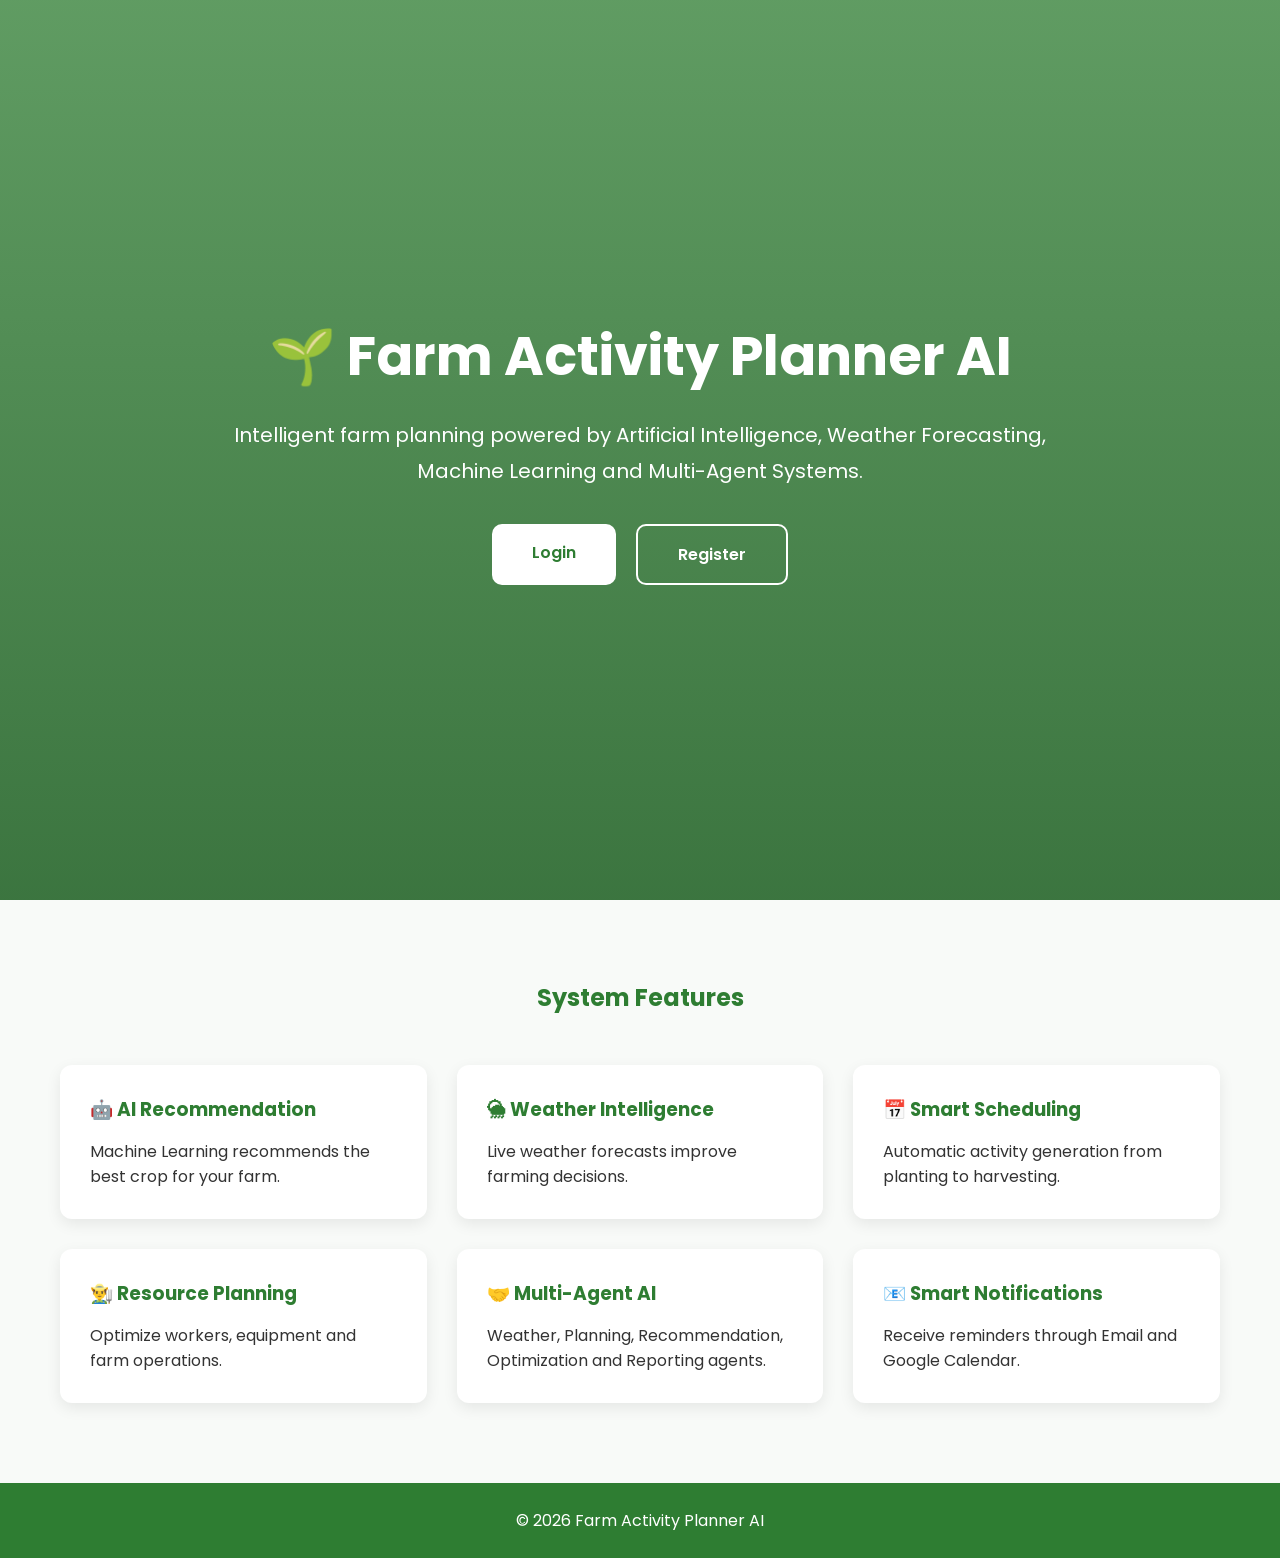
<file: frontend/index.html>
<!DOCTYPE html>
<html lang="en">

<head>

    <meta charset="UTF-8">

    <meta
        name="viewport"
        content="width=device-width, initial-scale=1.0"
    >

    <title>
        Farm Activity Planner AI
    </title>

    <link
        rel="stylesheet"
        href="css/style.css"
    >

    <link
        rel="stylesheet"
        href="css/responsive.css"
    >

    <link
        href="https://fonts.googleapis.com/css2?family=Poppins:wght@300;400;500;600;700&display=swap"
        rel="stylesheet"
    >

</head>

<body>

    <section class="hero">

        <div class="overlay">

            <div class="hero-content">

                <h1>

                    🌱 Farm Activity Planner AI

                </h1>

                <p>

                    Intelligent farm planning powered by
                    Artificial Intelligence,
                    Weather Forecasting,
                    Machine Learning
                    and Multi-Agent Systems.

                </p>

                <div class="buttons">

                    <a
                        href="pages/login.html"
                        class="btn primary"
                    >

                        Login

                    </a>

                    <a
                        href="pages/register.html"
                        class="btn secondary"
                    >

                        Register

                    </a>

                </div>

            </div>

        </div>

    </section>

    <section class="features">

        <h2>

            System Features

        </h2>

        <div class="feature-grid">

            <div class="feature-card">

                <h3>

                    🤖 AI Recommendation

                </h3>

                <p>

                    Machine Learning recommends
                    the best crop for your farm.

                </p>

            </div>

            <div class="feature-card">

                <h3>

                    🌦 Weather Intelligence

                </h3>

                <p>

                    Live weather forecasts
                    improve farming decisions.

                </p>

            </div>

            <div class="feature-card">

                <h3>

                    📅 Smart Scheduling

                </h3>

                <p>

                    Automatic activity generation
                    from planting to harvesting.

                </p>

            </div>

            <div class="feature-card">

                <h3>

                    👨‍🌾 Resource Planning

                </h3>

                <p>

                    Optimize workers,
                    equipment
                    and farm operations.

                </p>

            </div>

            <div class="feature-card">

                <h3>

                    🤝 Multi-Agent AI

                </h3>

                <p>

                    Weather,
                    Planning,
                    Recommendation,
                    Optimization
                    and Reporting agents.

                </p>

            </div>

            <div class="feature-card">

                <h3>

                    📧 Smart Notifications

                </h3>

                <p>

                    Receive reminders
                    through Email
                    and Google Calendar.

                </p>

            </div>

        </div>

    </section>

    <footer>

        <p>

            © 2026 Farm Activity Planner AI

        </p>

    </footer>

</body>

</html>
</file>
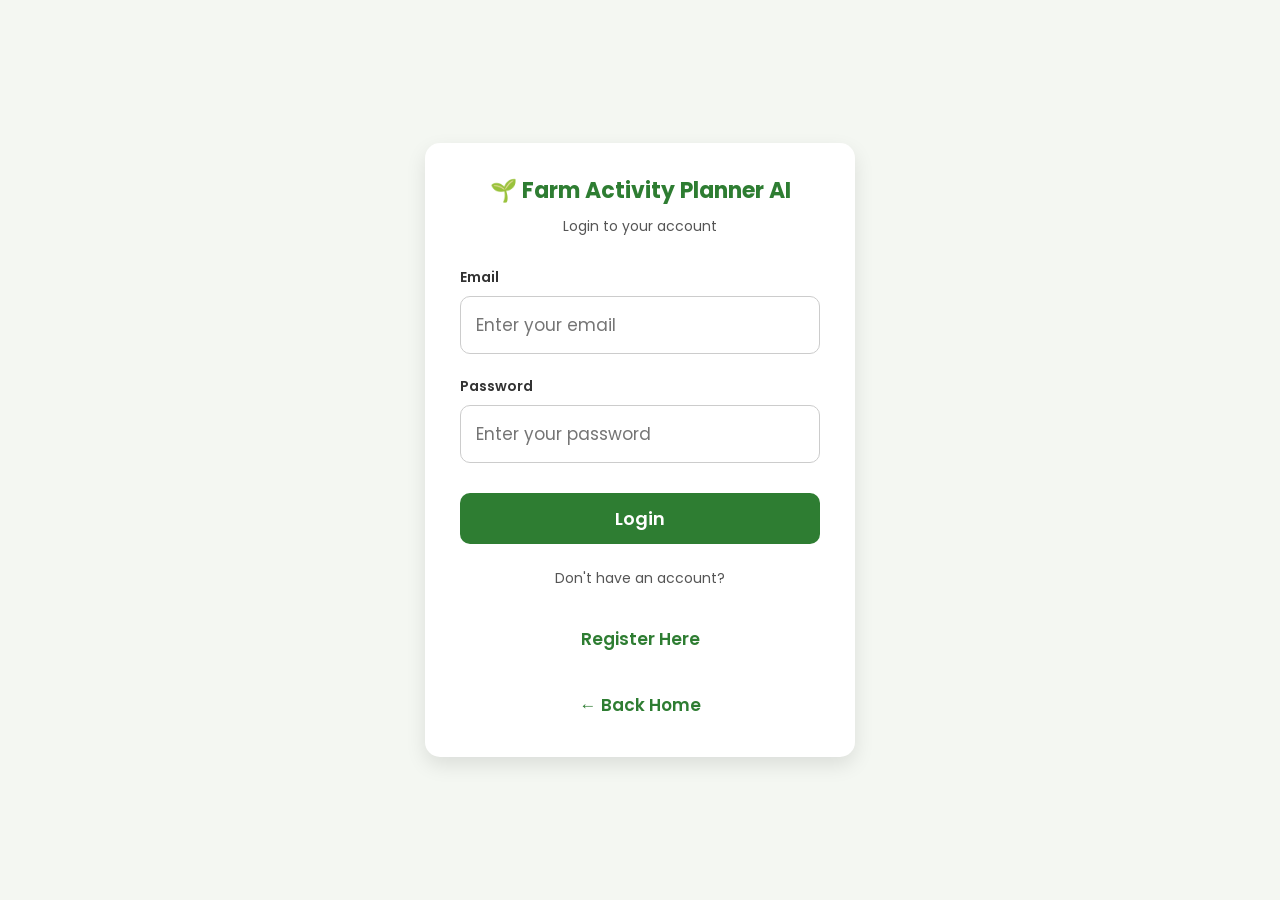
<file: frontend/pages/calendar.html>
<!DOCTYPE html>
<html lang="en">

<head>

    <meta charset="UTF-8">

    <meta
        name="viewport"
        content="width=device-width, initial-scale=1.0"
    >

    <title>Farm Calendar</title>

    <link
        href="https://fonts.googleapis.com/css2?family=Poppins:wght@300;400;500;600;700&display=swap"
        rel="stylesheet"
    >

    <link
        rel="stylesheet"
        href="../css/style.css"
    >

    <link
        rel="stylesheet"
        href="../css/calendar.css"
    >

</head>

<body>

<div class="container">

    <!-- Sidebar -->

    <aside class="sidebar">

        <h2>🌱 Farm Planner</h2>

        <ul>

            <li>

                <a href="dashboard.html">

                    Dashboard

                </a>

            </li>

            <li>

                <a href="planner.html">

                    Generate Plan

                </a>

            </li>

            <li class="active">

                <a href="calendar.html">

                    Calendar

                </a>

            </li>

            <li>

                <a href="resources.html">

                    Resource Allocation

                </a>

            </li>

            <li>

                <a href="crop_management.html">

                    Crop Management

                </a>

            </li>

            <li>

                <a
                    href="#"
                    id="logoutBtn"
                >

                    Logout

                </a>

            </li>

        </ul>

    </aside>

    <!-- Main Content -->

    <main class="content">

        <header class="header">

            <h1>

                Farm Activity Calendar

            </h1>

            <p>

                Calendar generated from the latest farm activity plan.

            </p>

        </header>

        <section class="calendar-card">

            <table class="calendar-table">

                <thead>

                    <tr>

                        <th>Date</th>

                        <th>Activity</th>

                        <th>Priority</th>

                        <th>Status</th>

                    </tr>

                </thead>

                <tbody id="calendarBody">

                    <tr>

                        <td colspan="4">

                            No calendar generated yet.

                        </td>

                    </tr>

                </tbody>

            </table>

        </section>

    </main>

</div>

<script src="../js/config.js"></script>

<script src="../js/api.js"></script>

<script src="../js/auth.js"></script>

<script src="../js/calendar.js"></script>

</body>

</html>
</file>
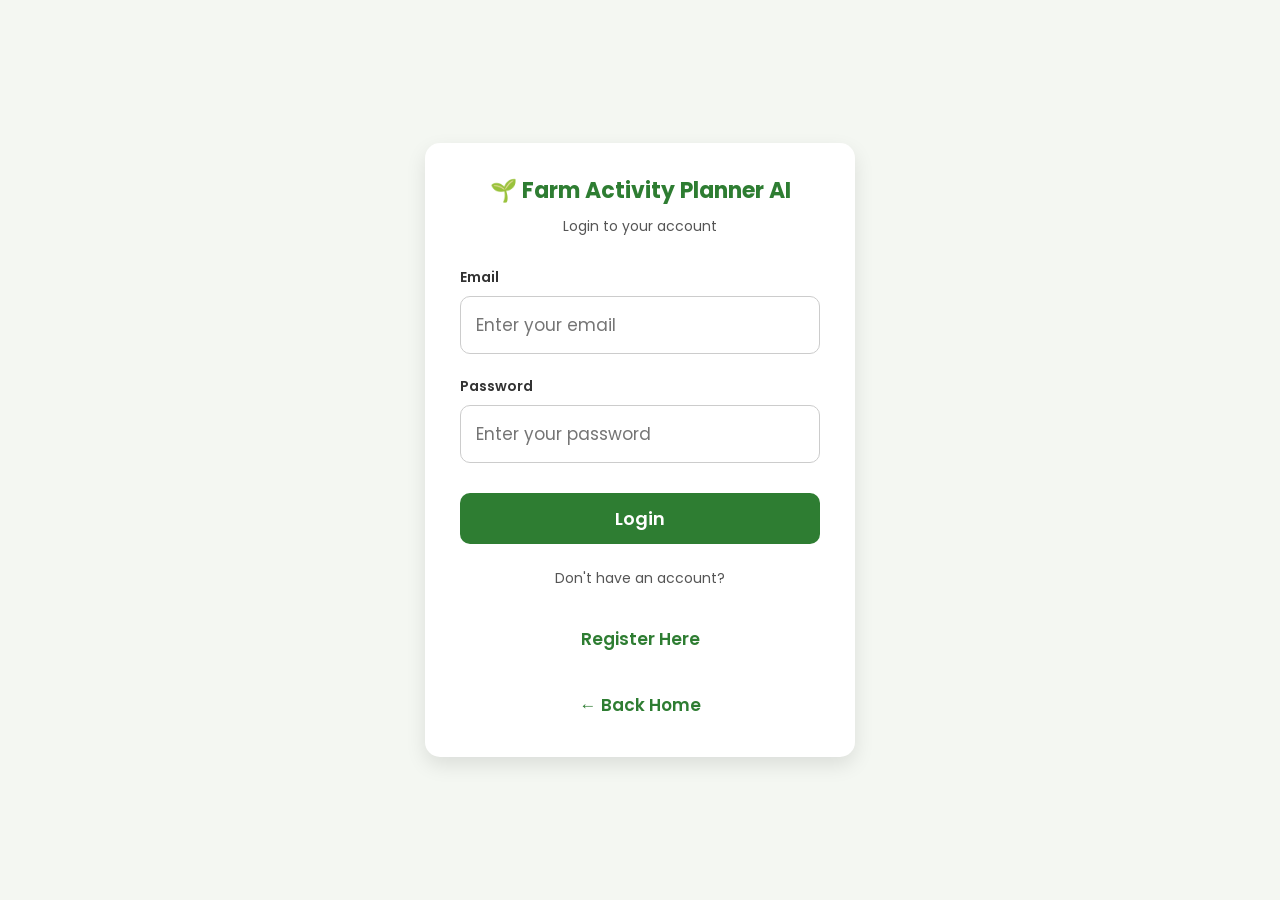
<file: frontend/pages/crop_management.html>
<!DOCTYPE html>
<html lang="en">

<head>

    <meta charset="UTF-8">

    <meta name="viewport"
          content="width=device-width, initial-scale=1.0">

    <title>Crop Management</title>

    <link href="https://fonts.googleapis.com/css2?family=Poppins:wght@300;400;500;600&display=swap"
          rel="stylesheet">

    <link rel="stylesheet"
          href="../css/style.css">

    <link rel="stylesheet"
          href="../css/crop_management.css">

</head>

<body>

<div class="container">

    <aside class="sidebar">

        <h2>🌱 Farm Planner</h2>

        <ul>

            <li><a href="dashboard.html">Dashboard</a></li>

            <li><a href="planner.html">Generate Plan</a></li>

            <li><a href="calendar.html">Calendar</a></li>

            <li><a href="resources.html">Resource Allocation</a></li>

            <li class="active">
                <a href="crop_management.html">
                    Crop Management
                </a>
            </li>

            <li>
                <a href="#"
                   id="logoutBtn">
                    Logout
                </a>
            </li>

        </ul>

    </aside>

    <main class="content">

        <header class="header">

            <h1>

                Crop Management

            </h1>

            <p>

                AI-powered recommendations for better crop productivity.

            </p>

        </header>

        <section class="recommendation-card">

            <h2>

                Recommendations

            </h2>

            <div id="recommendationList">

                <p>

                    No recommendations available.

                </p>

            </div>

        </section>

    </main>

</div>

<script src="../js/config.js"></script>
<script src="../js/api.js"></script>
<script src="../js/auth.js"></script>
<script src="../js/crop_management.js"></script>

</body>

</html>
</file>
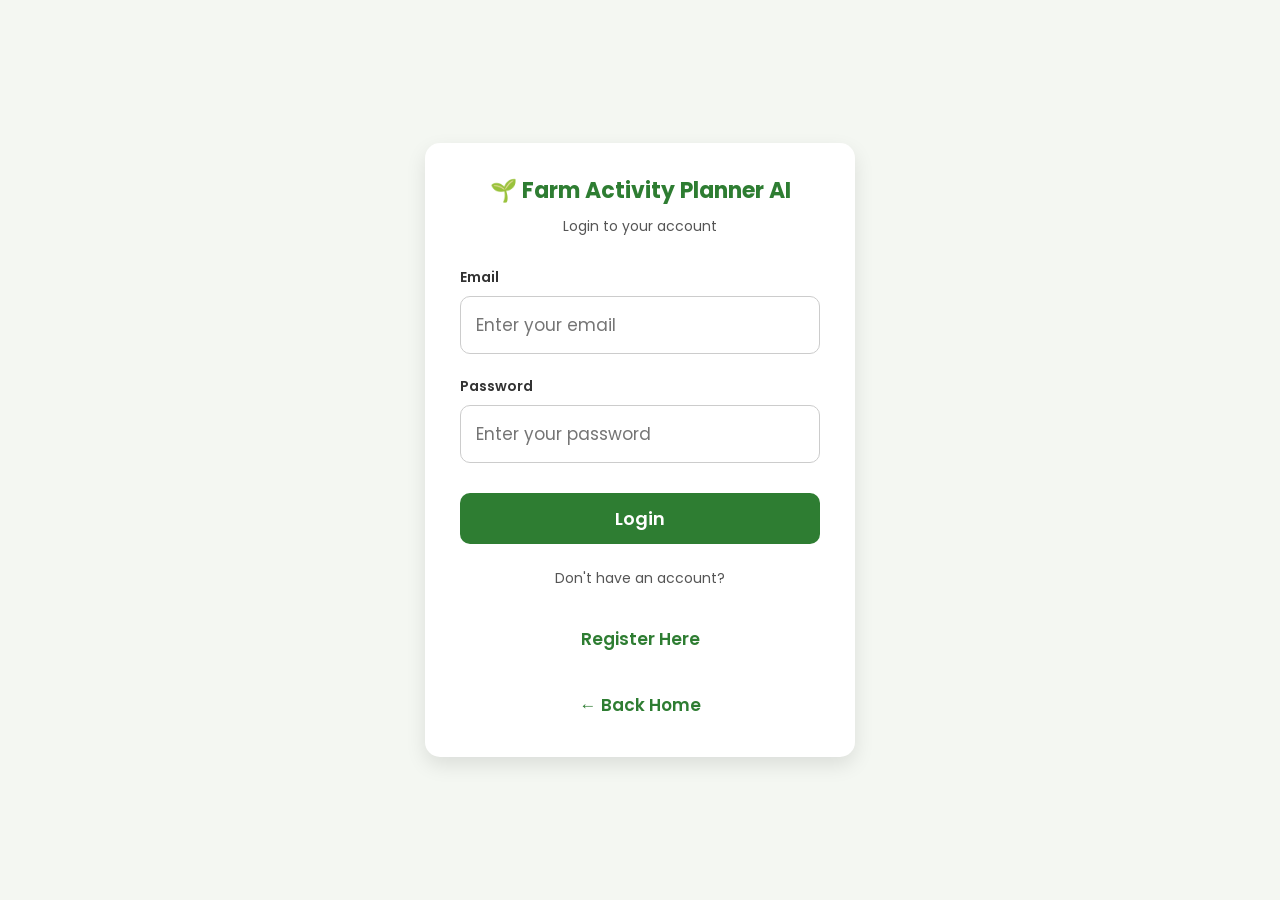
<file: frontend/pages/dashboard.html>
<!DOCTYPE html>
<html lang="en">

<head>

    <meta charset="UTF-8">

    <meta
        name="viewport"
        content="width=device-width, initial-scale=1.0"
    >

    <title>

        Dashboard

    </title>

    <link
        href="https://fonts.googleapis.com/css2?family=Poppins:wght@300;400;500;600;700&display=swap"
        rel="stylesheet"
    >

    <link
        rel="stylesheet"
        href="../css/style.css"
    >

    <link
        rel="stylesheet"
        href="../css/dashboard.css"
    >

</head>

<body>

<div class="container">

    <!-- ======================================
         Sidebar
    ======================================= -->

    <aside class="sidebar">

        <h2>

            🌱 Farm Planner

        </h2>

        <ul>

            <li class="active">

                <a href="dashboard.html">

                    Dashboard

                </a>

            </li>

            <li>

                <a href="planner.html">

                    Generate Plan

                </a>

            </li>

            <li>

                <a href="calendar.html">

                    Calendar

                </a>

            </li>

            <li>

                <a href="resources.html">

                    Resource Allocation

                </a>

            </li>

            <li>

                <a href="crop_management.html">

                    Crop Management

                </a>

            </li>

            <li>

                <a
                    href="#"
                    id="logoutBtn"
                >

                    Logout

                </a>

            </li>

        </ul>

    </aside>

    <!-- ======================================
         Main Content
    ======================================= -->

    <main class="content">

        <header class="header">

            <div>

                <h1>

                    Dashboard

                </h1>

                <p>

                    Welcome,

                    <span id="userName">

                        User

                    </span>

                </p>

            </div>

            <button
                class="generate-btn"
                onclick="window.location='planner.html'"
            >

                + Generate Plan

            </button>

        </header>

        <!-- ======================================
             Statistics
        ======================================= -->

        <section class="stats">

            <div class="card">

                <h3>

                    Farm Plans

                </h3>

                <h2 id="planCount">

                    0

                </h2>

            </div>

            <div class="card">

                <h3>

                    Activities

                </h3>

                <h2 id="activityCount">

                    0

                </h2>

            </div>

        </section>

        <!-- ======================================
             Quick Actions
        ======================================= -->

        <section class="quick-actions">

            <a
                href="planner.html"
                class="action-card"
            >

                🌱

                <h3>

                    Generate Plan

                </h3>

                <p>

                    Create a new farm activity plan.

                </p>

            </a>

            <a
                href="calendar.html"
                class="action-card"
            >

                📅

                <h3>

                    Calendar

                </h3>

                <p>

                    View activity schedule.

                </p>

            </a>

            <a
                href="resources.html"
                class="action-card"
            >

                👨‍🌾

                <h3>

                    Resources

                </h3>

                <p>

                    View resource allocation.

                </p>

            </a>

            <a
                href="crop_management.html"
                class="action-card"
            >

                🌾

                <h3>

                    Crop Management

                </h3>

                <p>

                    AI recommendations.

                </p>

            </a>

        </section>

        <!-- ======================================
             Recent Plans
        ======================================= -->

        <section class="table-card">

            <h2>

                Recent Farm Plans

            </h2>

            <table>

                <thead>

                    <tr>

                        <th>ID</th>

                        <th>Crop</th>

                        <th>Planting Date</th>

                        <th>Status</th>

                        <th>Actions</th>

                    </tr>

                </thead>

                <tbody id="plansTable">

                </tbody>

            </table>

        </section>

    </main>

</div>

<script src="../js/config.js"></script>

<script src="../js/api.js"></script>

<script src="../js/auth.js"></script>

<script src="../js/dashboard.js"></script>

</body>

</html>
</file>
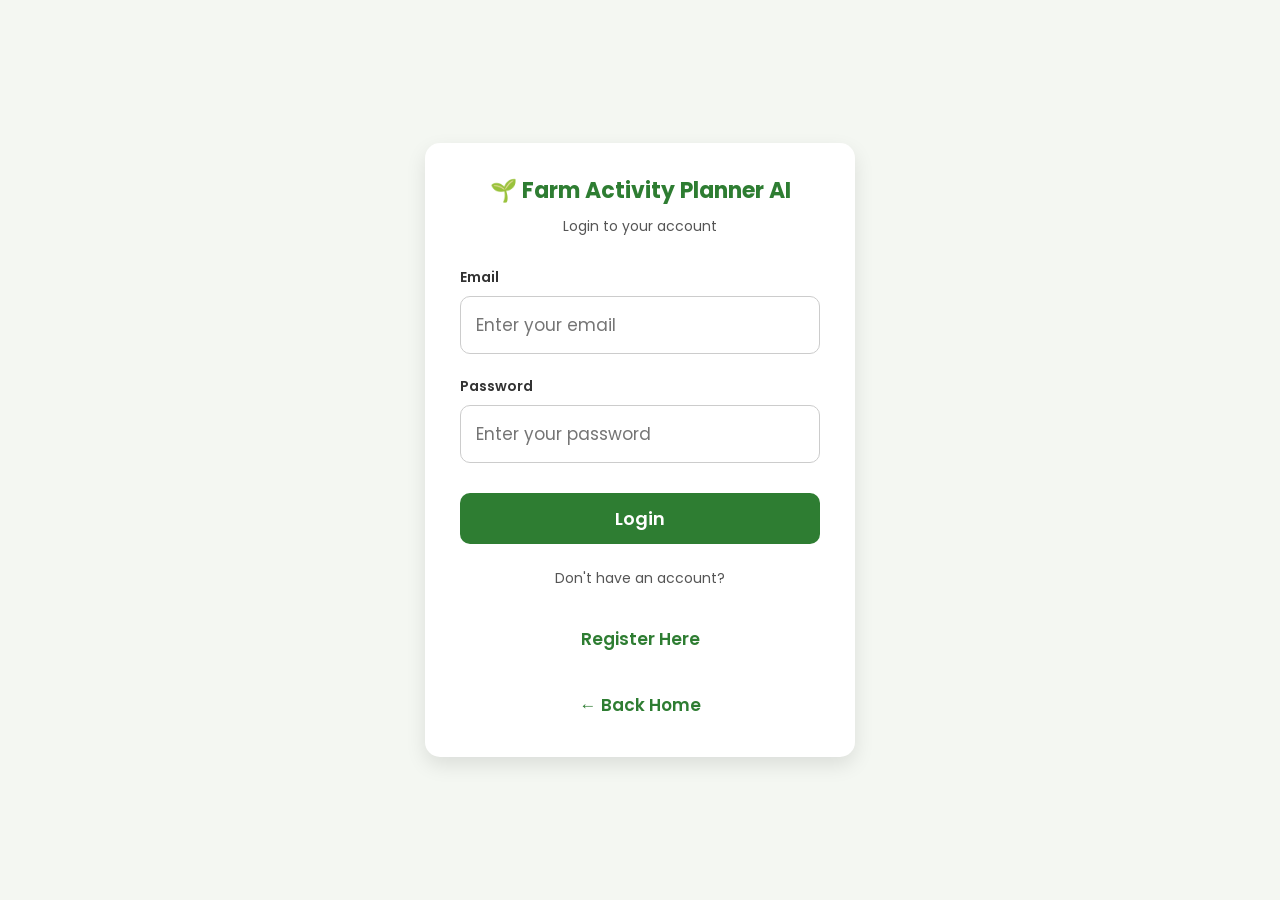
<file: frontend/pages/login.html>
<!DOCTYPE html>

<html lang="en">

<head>

    <meta charset="UTF-8">

    <meta
        name="viewport"
        content="width=device-width, initial-scale=1.0"
    >

    <title>

        Login

    </title>

    <link
        rel="stylesheet"
        href="../css/style.css"
    >

    <link
        rel="stylesheet"
        href="../css/login.css"
    >

    <link
        rel="stylesheet"
        href="../css/responsive.css"
    >

    <link
        href="https://fonts.googleapis.com/css2?family=Poppins:wght@300;400;500;600;700&display=swap"
        rel="stylesheet"
    >

</head>

<body>

<div class="login-container">

    <div class="login-card">

        <h1>

            🌱 Farm Activity Planner AI

        </h1>

        <p>

            Login to your account

        </p>

        <form id="loginForm">

            <div class="input-group">

                <label>

                    Email

                </label>

                <input

                    type="email"

                    id="email"

                    placeholder="Enter your email"

                    required
                >

            </div>

            <div class="input-group">

                <label>

                    Password

                </label>

                <input

                    type="password"

                    id="password"

                    placeholder="Enter your password"

                    required
                >

            </div>

            <button
                type="submit"
                class="login-btn"
            >

                Login

            </button>

        </form>

        <div class="links">

            <p>

                Don't have an account?

            </p>

            <a href="register.html">

                Register Here

            </a>

            <br><br>

            <a href="../index.html">

                ← Back Home

            </a>

        </div>

    </div>

</div>

<script src="../js/config.js"></script>

<script src="../js/api.js"></script>

<script src="../js/auth.js"></script>

<script src="../js/login.js"></script>

</body>

</html>
</file>
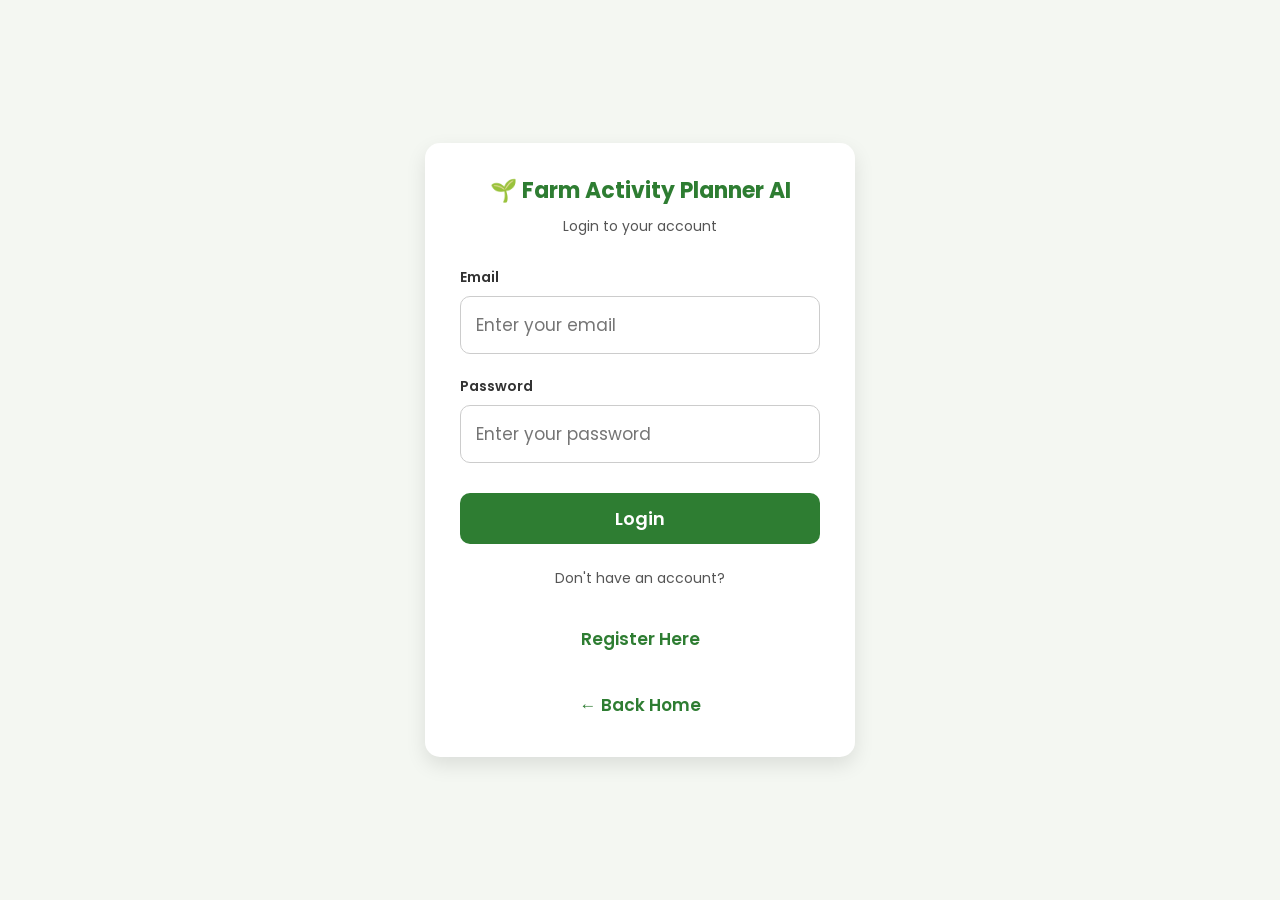
<file: frontend/pages/planner.html>
<!DOCTYPE html>
<html lang="en">

<head>

    <meta charset="UTF-8">

    <meta
        name="viewport"
        content="width=device-width, initial-scale=1.0"
    >

    <title>Farm Activity Planner</title>

    <link
        href="https://fonts.googleapis.com/css2?family=Poppins:wght@300;400;500;600;700&display=swap"
        rel="stylesheet"
    >

    <link
        rel="stylesheet"
        href="../css/style.css"
    >

    <link
        rel="stylesheet"
        href="../css/planner.css"
    >

</head>

<body>

<div class="container">

    <aside class="sidebar">

        <h2>🌱 Farm Planner</h2>

        <ul>

            <li>

                <a href="dashboard.html">

                    Dashboard

                </a>

            </li>

            <li class="active">

                <a href="planner.html">

                    Generate Plan

                </a>

            </li>

            <li>

                <a href="calendar.html">

                    Calendar

                </a>

            </li>

            <li>

                <a href="resources.html">

                    Resource Allocation

                </a>

            </li>

            <li>

                <a href="crop_management.html">

                    Crop Management

                </a>

            </li>

            <li>

                <a
                    href="#"
                    id="logoutBtn"
                >

                    Logout

                </a>

            </li>

        </ul>

    </aside>

    <main class="content">

        <header class="header">

            <div>

                <h1 id="pageTitle">

                    Generate Farm Activity Plan

                </h1>

                <p id="pageDescription">

                    Enter the farm information below to generate an optimal activity schedule.

                </p>

            </div>

        </header>

        <section class="planner-card">

            <form id="plannerForm">

                <div class="form-grid">

                    <div class="form-group">

                        <label for="crop">Crop</label>

                        <input
                            type="text"
                            id="crop"
                            placeholder="e.g. Maize"
                            required
                        >

                    </div>

                    <div class="form-group">

                        <label for="plantingDate">Planting Date</label>

                        <input
                            type="date"
                            id="plantingDate"
                            required
                        >

                    </div>

                    <div class="form-group">

                        <label for="farmSize">Farm Size (Acres)</label>

                        <input
                            type="number"
                            id="farmSize"
                            min="1"
                            required
                        >

                    </div>

                    <div class="form-group">

                        <label for="workers">Available Workers</label>

                        <input
                            type="number"
                            id="workers"
                            min="1"
                            required
                        >

                    </div>

                    <div class="form-group">

                        <label for="soilType">Soil Type</label>

                        <select id="soilType">

                            <option value="Loamy">Loamy</option>

                            <option value="Clay">Clay</option>

                            <option value="Sandy">Sandy</option>

                        </select>

                    </div>

                    <div class="form-group">

                        <label for="season">Season</label>

                        <select id="season">

                            <option value="Rainy">Rainy</option>

                            <option value="Dry">Dry</option>

                        </select>

                    </div>

                    <div class="form-group">

                        <label for="latitude">Latitude</label>

                        <input
                            type="number"
                            step="any"
                            id="latitude"
                            readonly
                            required
                        >

                    </div>

                    <div class="form-group">

                        <label for="longitude">Longitude</label>

                        <input
                            type="number"
                            step="any"
                            id="longitude"
                            readonly
                            required
                        >

                    </div>

                </div>

                <button
                    type="submit"
                    class="generate-btn"
                    id="submitButton"
                >

                    Generate Farm Plan

                </button>

            </form>

        </section>

        <section
            class="result-card"
            id="resultCard"
        >

            <h2>

                Generated Farm Plan

            </h2>

            <div
                id="loadingBox"
                class="loading-box hidden"
            >

                <div class="loader"></div>

                <h3>

                    AI is generating your farm plan...

                </h3>

                <p>

                    Optimizing activities...

                </p>

            </div>

            <div id="planResult">

                <p>

                    Generate a farm plan to view the schedule.

                </p>

            </div>

        </section>

    </main>

</div>

<script src="../js/config.js"></script>
<script src="../js/api.js"></script>
<script src="../js/auth.js"></script>
<script src="../js/planner.js"></script>

</body>

</html>
</file>
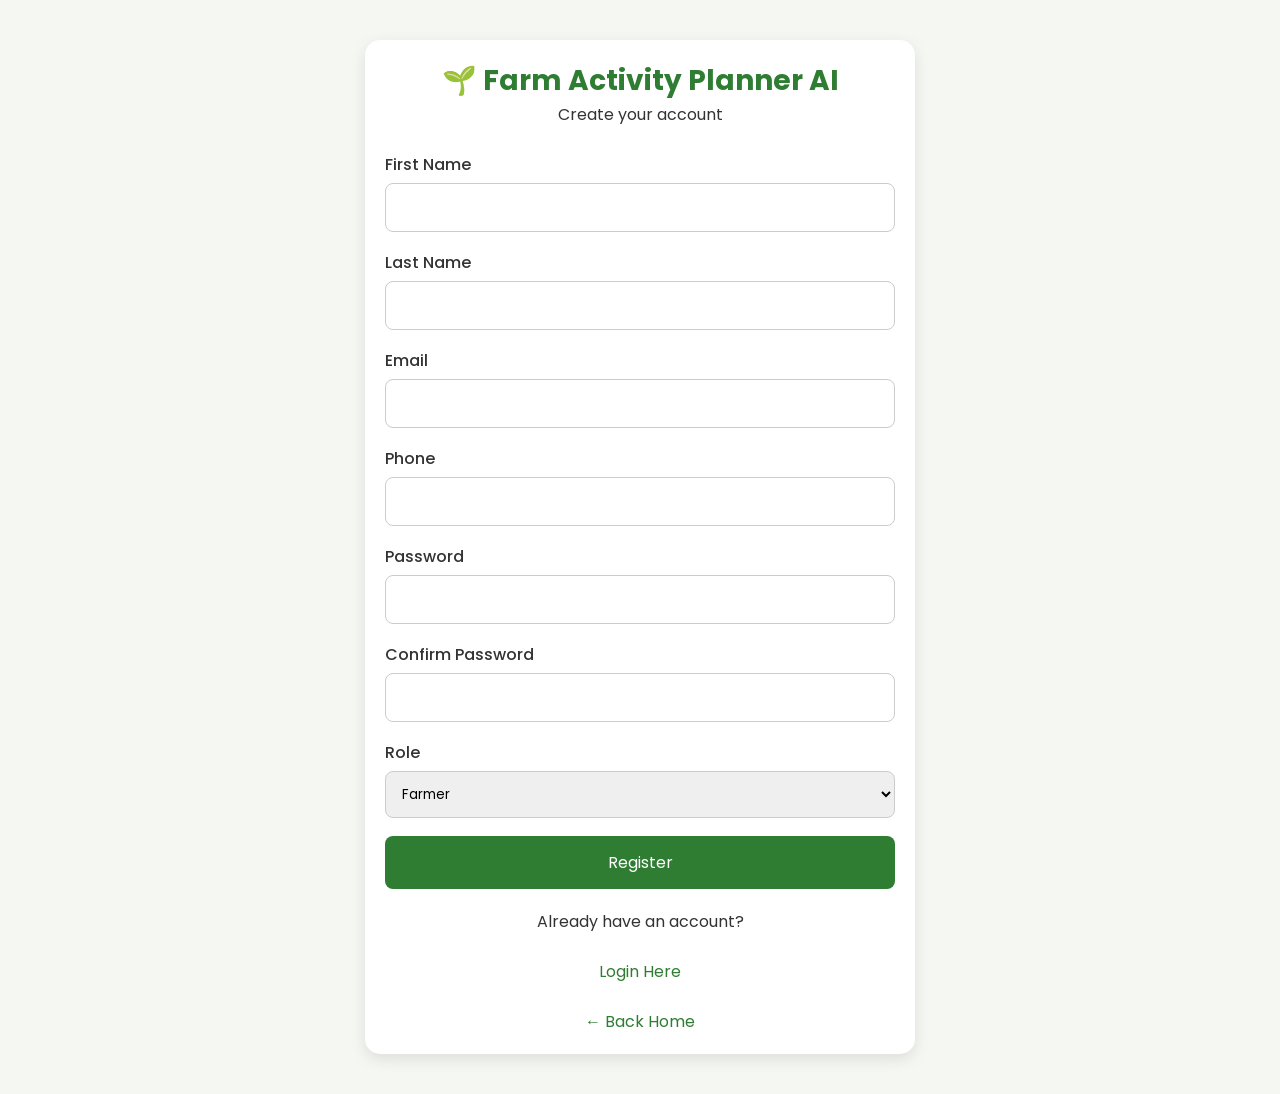
<file: frontend/pages/register.html>
<!DOCTYPE html>

<html lang="en">

<head>

    <meta charset="UTF-8">

    <meta
        name="viewport"
        content="width=device-width, initial-scale=1.0"
    >

    <title>

        Register

    </title>

    <link
        rel="stylesheet"
        href="../css/style.css"
    >

    <link
        rel="stylesheet"
        href="../css/register.css"
    >

    <link
        rel="stylesheet"
        href="../css/responsive.css"
    >

    <link
        href="https://fonts.googleapis.com/css2?family=Poppins:wght@300;400;500;600;700&display=swap"
        rel="stylesheet"
    >

</head>

<body>

<div class="register-container">

    <div class="register-card">

        <h1>

            🌱 Farm Activity Planner AI

        </h1>

        <p>

            Create your account

        </p>

        <form id="registerForm">

            <div class="input-group">

                <label>

                    First Name

                </label>

                <input
                    type="text"
                    id="firstName"
                    required
                >

            </div>

            <div class="input-group">

                <label>

                    Last Name

                </label>

                <input
                    type="text"
                    id="lastName"
                    required
                >

            </div>

            <div class="input-group">

                <label>

                    Email

                </label>

                <input
                    type="email"
                    id="email"
                    required
                >

            </div>

            <div class="input-group">

                <label>

                    Phone

                </label>

                <input
                    type="text"
                    id="phone"
                    required
                >

            </div>

            <div class="input-group">

                <label>

                    Password

                </label>

                <input
                    type="password"
                    id="password"
                    required
                >

            </div>

            <div class="input-group">

                <label>

                    Confirm Password

                </label>

                <input
                    type="password"
                    id="confirmPassword"
                    required
                >

            </div>

            <div class="input-group">

                <label>

                    Role

                </label>

                <select id="role">

                    <option value="FARMER">

                        Farmer

                    </option>

                    <option value="AGRONOMIST">

                        Agronomist

                    </option>

                    <option value="ADMIN">

                        Administrator

                    </option>

                </select>

            </div>

            <button
                type="submit"
                class="register-btn"
            >

                Register

            </button>

        </form>

        <div class="links">

            <p>

                Already have an account?

            </p>

            <a href="login.html">

                Login Here

            </a>

            <br><br>

            <a href="../index.html">

                ← Back Home

            </a>

        </div>

    </div>

</div>

<script src="../js/config.js"></script>
<script src="../js/api.js"></script>
<script src="../js/auth.js"></script>
<script src="../js/register.js"></script>

</body>

</html>
</file>
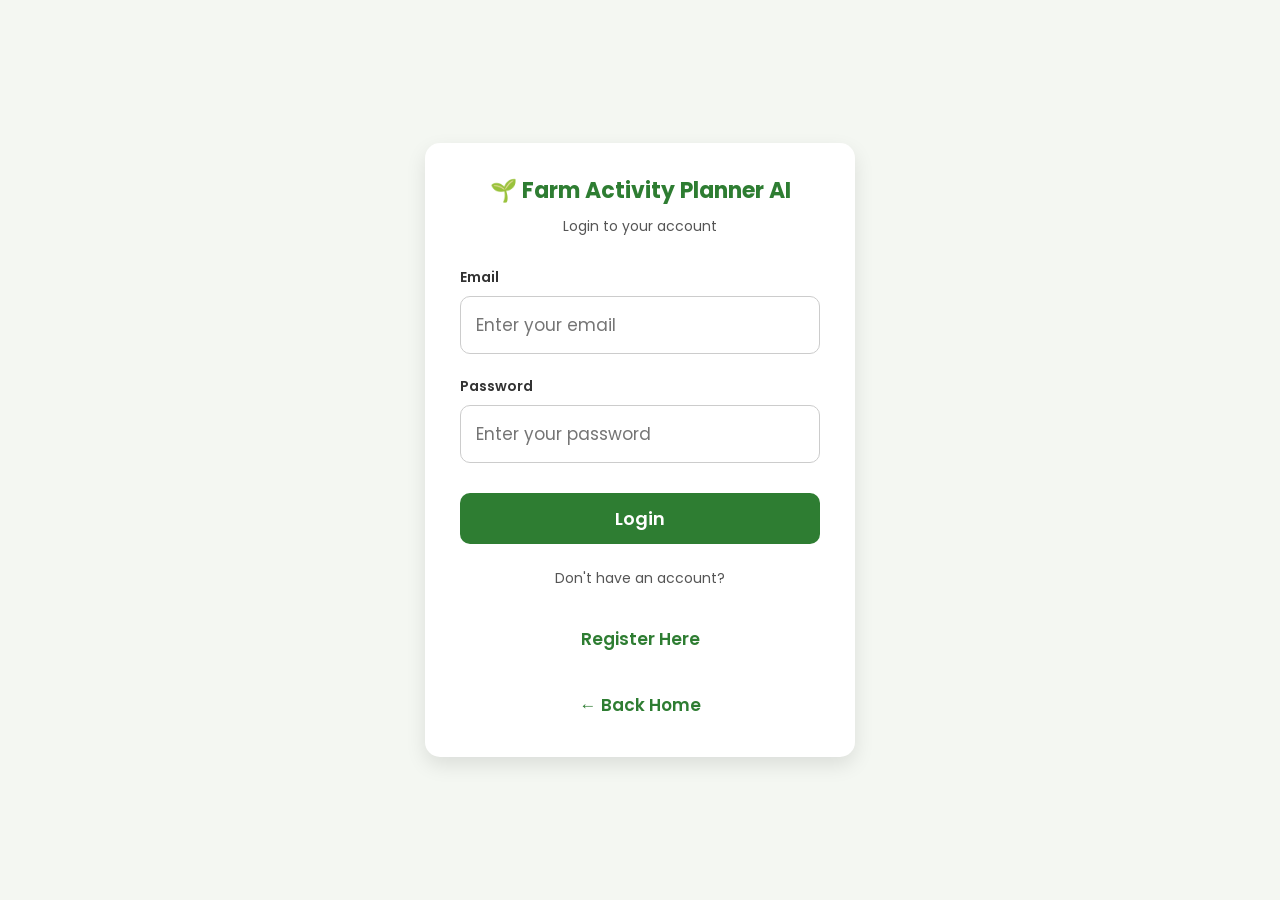
<file: frontend/pages/resources.html>
<!DOCTYPE html>
<html lang="en">

<head>

    <meta charset="UTF-8">

    <meta
        name="viewport"
        content="width=device-width, initial-scale=1.0"
    >

    <title>Resource Allocation</title>

    <link
        href="https://fonts.googleapis.com/css2?family=Poppins:wght@300;400;500;600;700&display=swap"
        rel="stylesheet"
    >

    <link
        rel="stylesheet"
        href="../css/style.css"
    >

    <link
        rel="stylesheet"
        href="../css/resources.css"
    >

</head>

<body>

<div class="container">

    <aside class="sidebar">

        <h2>🌱 Farm Planner</h2>

        <ul>

            <li>

                <a href="dashboard.html">

                    Dashboard

                </a>

            </li>

            <li>

                <a href="planner.html">

                    Generate Plan

                </a>

            </li>

            <li>

                <a href="calendar.html">

                    Calendar

                </a>

            </li>

            <li class="active">

                <a href="resources.html">

                    Resource Allocation

                </a>

            </li>

            <li>

                <a href="crop_management.html">

                    Crop Management

                </a>

            </li>

            <li>

                <a
                    href="#"
                    id="logoutBtn"
                >

                    Logout

                </a>

            </li>

        </ul>

    </aside>

    <main class="content">

        <header class="header">

            <h1>

                Resource Allocation Report

            </h1>

            <p>

                View the workforce, equipment requirements, and scheduling conflicts.

            </p>

        </header>

        <div class="summary-grid">

            <div class="summary-card">

                <h3>Total Workers Required</h3>

                <h2 id="workersRequired">

                    --

                </h2>

            </div>

            <div class="summary-card">

                <h3>Equipment Needed</h3>

                <h2 id="equipmentCount">

                    --

                </h2>

            </div>

            <div class="summary-card">

                <h3>Scheduling Conflicts</h3>

                <h2 id="conflictCount">

                    --

                </h2>

            </div>

        </div>

        <section class="resource-card">

            <h2>

                Equipment List

            </h2>

            <ul id="equipmentList">

                <li>

                    No data available.

                </li>

            </ul>

        </section>

        <section class="resource-card">

            <h2>

                Conflict Report

            </h2>

            <table class="resource-table">

                <thead>

                    <tr>

                        <th>Date</th>

                        <th>Workers Needed</th>

                        <th>Workers Available</th>

                        <th>Shortage</th>

                    </tr>

                </thead>

                <tbody id="conflictTable">

                    <tr>

                        <td colspan="4">

                            No conflicts detected.

                        </td>

                    </tr>

                </tbody>

            </table>

        </section>

    </main>

</div>

<script src="../js/config.js"></script>
<script src="../js/api.js"></script>
<script src="../js/auth.js"></script>
<script src="../js/resources.js"></script>

</body>
</html>
</file>
<file: frontend/css/style.css>
*{
    margin:0;
    padding:0;
    box-sizing:border-box;
    font-family:'Poppins',sans-serif;
}

body{
    background:#f4f7f2;
    color:#333;
}

.container{
    display:flex;
    min-height:100vh;
}

.sidebar{
    width:260px;
    background:#2e7d32;
    color:white;
    padding:30px 20px;
    display:flex;
    flex-direction:column;
}

.logo{
    text-align:center;
    margin-bottom:40px;
}

.logo h2{
    font-size:24px;
    margin-bottom:8px;
}

.logo p{
    font-size:14px;
    opacity:0.9;
}

.sidebar nav{
    flex:1;
}

.sidebar ul{
    list-style:none;
}

.sidebar li{
    padding:14px 18px;
    margin-bottom:10px;
    border-radius:8px;
    cursor:pointer;
    transition:0.3s;
}

.sidebar li:hover{
    background:rgba(255,255,255,0.15);
}

.sidebar li.active{
    background:white;
    color:#2e7d32;
    font-weight:600;
}

#resetButton{
    padding:14px;
    border:none;
    border-radius:8px;
    background:white;
    color:#2e7d32;
    font-size:15px;
    font-weight:600;
    cursor:pointer;
    transition:0.3s;
}

#resetButton:hover{
    background:#dcedc8;
}

.main-content{
    flex:1;
    padding:40px;
}

header{
    margin-bottom:30px;
}

header h1{
    font-size:34px;
    color:#2e7d32;
    margin-bottom:8px;
}

header p{
    color:#666;
}

.welcome-card{
    background:white;
    border-radius:12px;
    padding:25px;
    margin-bottom:30px;
    box-shadow:0 3px 10px rgba(0,0,0,0.08);
}

.welcome-card h2{
    color:#2e7d32;
    margin-bottom:12px;
}

.welcome-card p{
    line-height:1.7;
}

.planner-form{
    background:white;
    border-radius:12px;
    padding:30px;
    box-shadow:0 3px 10px rgba(0,0,0,0.08);
}

.planner-form h2{
    color:#2e7d32;
    margin-bottom:25px;
}

.form-grid{
    display:grid;
    grid-template-columns:repeat(2,1fr);
    gap:20px;
}

.input-group{
    display:flex;
    flex-direction:column;
}

.input-group label{
    margin-bottom:8px;
    font-weight:500;
}

.input-group input{
    padding:12px;
    border:1px solid #ccc;
    border-radius:8px;
    font-size:15px;
    outline:none;
    transition:0.3s;
}

.input-group input:focus{
    border-color:#2e7d32;
    box-shadow:0 0 5px rgba(46,125,50,0.3);
}

.full-width{
    grid-column:1 / 3;
}

#generateButton{
    margin-top:30px;
    width:100%;
    padding:15px;
    border:none;
    border-radius:8px;
    background:#2e7d32;
    color:white;
    font-size:16px;
    font-weight:600;
    cursor:pointer;
    transition:0.3s;
}

#generateButton:hover{
    background:#1b5e20;
}

.loading{
    margin-top:30px;
    background:white;
    padding:30px;
    border-radius:12px;
    text-align:center;
    box-shadow:0 3px 10px rgba(0,0,0,0.08);
}

.spinner{
    width:60px;
    height:60px;
    border:6px solid #ddd;
    border-top:6px solid #2e7d32;
    border-radius:50%;
    margin:0 auto 20px;
    animation:spin 1s linear infinite;
}

@keyframes spin{
    100%{
        transform:rotate(360deg);
    }
}

.results{
    margin-top:30px;
}

.results h2{
    color:#2e7d32;
    margin-bottom:20px;
}

#scheduleCards{
    display:grid;
    grid-template-columns:repeat(auto-fit,minmax(260px,1fr));
    gap:20px;
}

.card{
    background:white;
    border-left:6px solid #2e7d32;
    border-radius:12px;
    padding:20px;
    box-shadow:0 3px 10px rgba(0,0,0,0.08);
}

.card h3{
    color:#2e7d32;
    margin-bottom:12px;
}

.card p{
    margin:8px 0;
}

.hidden{
    display:none;
}

@media(max-width:900px){

.container{
    flex-direction:column;
}

.sidebar{
    width:100%;
}

.main-content{
    padding:20px;
}

.form-grid{
    grid-template-columns:1fr;
}

.full-width{
    grid-column:auto;
}

header h1{
    font-size:28px;
}

}


/* ==========================================
   Landing Page
========================================== */

.hero{

    height:100vh;

    background:linear-gradient(
        rgba(46,125,50,.75),
        rgba(27,94,32,.85)
    );

    display:flex;

    justify-content:center;

    align-items:center;

    text-align:center;

    color:white;

}

.overlay{

    width:100%;

    padding:40px;

}

.hero-content{

    max-width:850px;

    margin:auto;

}

.hero h1{

    font-size:54px;

    margin-bottom:20px;

}

.hero p{

    font-size:20px;

    line-height:1.8;

    margin-bottom:35px;

}

.buttons{

    display:flex;

    justify-content:center;

    gap:20px;

}

.btn{

    text-decoration:none;

    padding:16px 40px;

    border-radius:10px;

    font-weight:600;

    transition:.3s;

}

.primary{

    background:white;

    color:#2e7d32;

}

.primary:hover{

    transform:translateY(-3px);

}

.secondary{

    border:2px solid white;

    color:white;

}

.secondary:hover{

    background:white;

    color:#2e7d32;

}

.features{

    padding:80px 60px;

    background:#f8faf8;

}

.features h2{

    text-align:center;

    color:#2e7d32;

    margin-bottom:50px;

}

.feature-grid{

    display:grid;

    grid-template-columns:repeat(auto-fit,minmax(280px,1fr));

    gap:30px;

}

.feature-card{

    background:white;

    padding:30px;

    border-radius:12px;

    box-shadow:0 5px 15px rgba(0,0,0,.08);

    transition:.3s;

}

.feature-card:hover{

    transform:translateY(-8px);

}

.feature-card h3{

    color:#2e7d32;

    margin-bottom:15px;

}

/* ==========================================
Sidebar Links
========================================== */

.sidebar ul{

    list-style:none;

    padding:0;

}

.sidebar li{

    margin-bottom:10px;

}

.sidebar li a{

    display:block;

    padding:15px 20px;

    color:white;

    text-decoration:none;

    border-radius:8px;

    font-weight:500;

    transition:.3s;

}

.sidebar li a:hover{

    background:rgba(255,255,255,.15);

}

.sidebar li.active a{

    background:white;

    color:#2e7d32;

    font-weight:600;

}

footer{

    padding:25px;

    background:#2e7d32;

    color:white;

    text-align:center;

}
</file>
<file: frontend/css/responsive.css>
@media(max-width:768px){

.hero h1{

    font-size:36px;

}

.hero p{

    font-size:17px;

}

.buttons{

    flex-direction:column;

}

.features{

    padding:40px 20px;

}

}
</file>
<file: frontend/css/calendar.css>
/* =========================================================
   Calendar Page
========================================================= */

.content{
    flex:1;
    padding:40px;
    background:#f4f7f2;
    min-height:100vh;
}

.header{
    margin-bottom:30px;
}

.header h1{
    color:#2e7d32;
    font-size:32px;
    margin-bottom:8px;
}

.header p{
    color:#666;
}

.calendar-card{
    background:#fff;
    border-radius:12px;
    padding:30px;
    box-shadow:0 4px 12px rgba(0,0,0,.08);
}

.calendar-table{
    width:100%;
    border-collapse:collapse;
}

.calendar-table thead{
    background:#2e7d32;
    color:#fff;
}

.calendar-table th{
    padding:16px;
    text-align:left;
}

.calendar-table td{
    padding:15px;
    border-bottom:1px solid #e6e6e6;
}

.calendar-table tbody tr:hover{
    background:#f5fff5;
}

.high{
    color:#c62828;
    font-weight:600;
}

.medium{
    color:#ef6c00;
    font-weight:600;
}

.low{
    color:#2e7d32;
    font-weight:600;
}

.status{
    display:inline-block;
    padding:6px 12px;
    border-radius:20px;
    background:#e8f5e9;
    color:#2e7d32;
    font-size:14px;
    font-weight:600;
}

.empty{
    text-align:center;
    color:#888;
    padding:30px;
}

@media(max-width:900px){

    .content{
        padding:20px;
    }

    .calendar-table{
        display:block;
        overflow-x:auto;
    }

}
</file>
<file: frontend/css/crop_management.css>
.content{
    flex:1;
    padding:40px;
    background:#f4f7f2;
}

.header{
    margin-bottom:30px;
}

.header h1{
    color:#2e7d32;
    margin-bottom:10px;
}

.recommendation-card{
    background:white;
    border-radius:12px;
    padding:30px;
    box-shadow:0 3px 10px rgba(0,0,0,.08);
}

.recommendation{
    border-left:5px solid #2e7d32;
    padding:20px;
    margin-bottom:20px;
    background:#fafafa;
    border-radius:8px;
}

.recommendation h3{
    color:#2e7d32;
    margin-bottom:10px;
}

.recommendation p{
    margin:6px 0;
}

.high{

    border-left-color:#d32f2f;

}

.medium{

    border-left-color:#f57c00;

}

.low{

    border-left-color:#388e3c;

}
</file>
<file: frontend/css/dashboard.css>
/*
=========================================================
Module: dashboard.css

Purpose:
    Dashboard Styles

Responsibilities:
    - Dashboard Layout
    - Sidebar
    - Statistics Cards
    - Quick Actions
    - Table
    - CRUD Action Buttons
    - Responsive Design
=========================================================
*/

/* ==========================================
General
========================================== */

*{

    margin:0;

    padding:0;

    box-sizing:border-box;

    font-family:'Poppins',sans-serif;

}

body{

    background:#f4f6f9;

}

.container{

    display:flex;

    min-height:100vh;

}

/* ==========================================
Sidebar
========================================== */

.sidebar{

    width:260px;

    background:#2e7d32;

    color:#ffffff;

    padding:25px;

}

.sidebar h2{

    text-align:center;

    margin-bottom:35px;

}

.sidebar ul{

    list-style:none;

}

.sidebar li{

    margin-bottom:15px;

}

.sidebar a{

    display:block;

    text-decoration:none;

    color:white;

    padding:12px 16px;

    border-radius:8px;

    transition:.3s;

}

.sidebar a:hover,

.sidebar .active a{

    background:#1b5e20;

}

/* ==========================================
Main Content
========================================== */

.content{

    flex:1;

    padding:35px;

}

/* ==========================================
Header
========================================== */

.header{

    display:flex;

    justify-content:space-between;

    align-items:center;

    margin-bottom:30px;

}

.header h1{

    color:#2e7d32;

    margin-bottom:5px;

}

.header p{

    color:#666;

}

/* ==========================================
Generate Button
========================================== */

.generate-btn{

    background:#2e7d32;

    color:white;

    border:none;

    padding:12px 20px;

    border-radius:8px;

    cursor:pointer;

    transition:.3s;

}

.generate-btn:hover{

    background:#1b5e20;

}

/* ==========================================
Statistics
========================================== */

.stats{

    display:grid;

    grid-template-columns:repeat(2,1fr);

    gap:20px;

    margin-bottom:30px;

}

.card{

    background:white;

    padding:25px;

    border-radius:12px;

    box-shadow:0 4px 10px rgba(0,0,0,.08);

}

.card h3{

    color:#777;

    margin-bottom:10px;

}

.card h2{

    color:#2e7d32;

    font-size:34px;

}

/* ==========================================
Quick Actions
========================================== */

.quick-actions{

    display:grid;

    grid-template-columns:repeat(4,1fr);

    gap:20px;

    margin-bottom:30px;

}

.action-card{

    background:white;

    border-radius:12px;

    text-decoration:none;

    color:#333;

    text-align:center;

    padding:25px;

    box-shadow:0 4px 10px rgba(0,0,0,.08);

    transition:.3s;

}

.action-card:hover{

    transform:translateY(-5px);

    background:#f5fff5;

}

.action-card h3{

    color:#2e7d32;

    margin:12px 0;

}

.action-card p{

    color:#666;

    font-size:14px;

}

/* ==========================================
Table
========================================== */

.table-card{

    background:white;

    border-radius:12px;

    padding:25px;

    box-shadow:0 4px 10px rgba(0,0,0,.08);

}

.table-card h2{

    margin-bottom:20px;

    color:#2e7d32;

}

table{

    width:100%;

    border-collapse:collapse;

}

thead{

    background:#2e7d32;

    color:white;

}

th{

    padding:15px;

    text-align:left;

}

td{

    padding:15px;

    border-bottom:1px solid #ececec;

}

tbody tr:hover{

    background:#f9fff9;

}

/* ==========================================
Action Buttons
========================================== */

.action-btn{

    border:none;

    color:white;

    padding:8px 14px;

    border-radius:6px;

    cursor:pointer;

    margin-right:5px;

    margin-bottom:5px;

    font-size:13px;

    font-weight:500;

    transition:.3s;

}

.action-btn:hover{

    transform:translateY(-2px);

}

.view-btn{

    background:#1976d2;

}

.view-btn:hover{

    background:#125ea7;

}

.edit-btn{

    background:#fb8c00;

}

.edit-btn:hover{

    background:#ef6c00;

}

.delete-btn{

    background:#d32f2f;

}

.delete-btn:hover{

    background:#b71c1c;

}

/* ==========================================
Responsive
========================================== */

@media(max-width:1000px){

    .quick-actions{

        grid-template-columns:repeat(2,1fr);

    }

}

@media(max-width:900px){

    .container{

        flex-direction:column;

    }

    .sidebar{

        width:100%;

    }

    .stats{

        grid-template-columns:1fr;

    }

}

@media(max-width:700px){

    .header{

        flex-direction:column;

        align-items:flex-start;

        gap:15px;

    }

    .quick-actions{

        grid-template-columns:1fr;

    }

    table{

        font-size:13px;

    }

}
</file>
<file: frontend/css/login.css>
/* ==========================================
   Login Page
========================================== */

body{

    background:#f4f7f2;

}

.login-container{

    display:flex;

    justify-content:center;

    align-items:center;

    min-height:100vh;

    padding:40px 20px;

}

.login-card{

    width:100%;

    max-width:430px;

    background:#ffffff;

    padding:35px;

    border-radius:15px;

    box-shadow:0 8px 20px rgba(0,0,0,.10);

}

.login-card h1{

    text-align:center;

    color:#2e7d32;

    font-size:22px;

    font-weight:700;

    margin-bottom:12px;

    line-height:1.2;

}

.login-card p{

    text-align:center;

    color:#555;

    margin-bottom:30px;

    font-size:14px;

}

/* Form */

.login-card form{

    display:flex;

    flex-direction:column;

}

.login-card label{

    font-size:14px;

    font-weight:600;

    color:#333;

    margin-bottom:8px;

}

.login-card input{

    width:100%;

    padding:15px;

    border:1px solid #cccccc;

    border-radius:10px;

    font-size:17px;

    outline:none;

    transition:.3s;

    margin-bottom:22px;

}

.login-card input:focus{

    border-color:#2e7d32;

    box-shadow:0 0 6px rgba(46,125,50,.25);

}

.login-btn{

    width:100%;

    padding:12px;

    margin-top:8px;

    background:#2e7d32;

    color:#ffffff;

    border:none;

    border-radius:10px;

    font-size:18px;

    font-weight:600;

    cursor:pointer;

    transition:.3s;

}

.login-btn:hover{

    background:#1b5e20;

}

.links{

    text-align:center;

    margin-top:20px;

    line-height:2;

}

.links a{

    color:#2e7d32;

    text-decoration:none;

    font-size:17px;

    font-weight:600;

}

.links a:hover{

    text-decoration:underline;

}

@media(max-width:600px){

    .login-card{

        padding:24px;

    }

    .login-card h1{

        font-size:38px;

    }

    .login-card p{

        font-size:16px;

    }

}
</file>
<file: frontend/css/planner.css>
/*
=========================================================
Module: planner.css

Purpose:
    Styles for the Farm Activity Planner page.

Responsibilities:
    - Planner layout
    - Form styling
    - Generated results
    - Responsive design
=========================================================
*/

/* ==========================================
   General
========================================== */

body{

    background:#f4f6f9;

    font-family:'Poppins',sans-serif;

}

.content{

    flex:1;

    padding:30px;

}

/* ==========================================
   Header
========================================== */

.header{

    margin-bottom:30px;

}

.header h1{

    color:#2e7d32;

    margin-bottom:8px;

    font-size:32px;

}

.header p{

    color:#666;

}

/* ==========================================
   Planner Card
========================================== */

.planner-card{

    background:#ffffff;

    border-radius:12px;

    padding:30px;

    box-shadow:0 4px 10px rgba(0,0,0,.08);

    margin-bottom:30px;

}

/* ==========================================
   Form Grid
========================================== */

.form-grid{

    display:grid;

    grid-template-columns:repeat(2,1fr);

    gap:20px;

}

.form-group{

    display:flex;

    flex-direction:column;

}

.form-group label{

    margin-bottom:8px;

    font-weight:600;

    color:#444;

}

.form-group input,

.form-group select{

    padding:14px;

    border:1px solid #cccccc;

    border-radius:8px;

    font-size:15px;

    outline:none;

    transition:.3s;

}

.form-group input:focus,

.form-group select:focus{

    border-color:#2e7d32;

    box-shadow:0 0 6px rgba(46,125,50,.20);

}

/* ==========================================
   Generate Button
========================================== */

.generate-btn{

    width:100%;

    margin-top:30px;

    padding:16px;

    background:#2e7d32;

    color:#ffffff;

    border:none;

    border-radius:10px;

    font-size:17px;

    font-weight:600;

    cursor:pointer;

    transition:.3s;

}

.generate-btn:hover{

    background:#1b5e20;

}

/* ==========================================
   Result Card
========================================== */

.result-card{

    background:#ffffff;

    border-radius:12px;

    padding:30px;

    box-shadow:0 4px 10px rgba(0,0,0,.08);

}

.result-card h2{

    color:#2e7d32;

    margin-bottom:20px;

}

#planResult{

    line-height:1.8;

}

.result-section{

    margin-bottom:25px;

}

.result-section h3{

    color:#2e7d32;

    margin-bottom:10px;

}

.result-section ul{

    margin-left:20px;

}

.result-section li{

    margin-bottom:8px;

}

/* ==========================================
   Responsive
========================================== */

@media(max-width:900px){

    .form-grid{

        grid-template-columns:1fr;

    }

}

@media(max-width:600px){

    .content{

        padding:20px;

    }

    .planner-card,

    .result-card{

        padding:20px;

    }

    .header h1{

        font-size:26px;

    }

}

/* ==========================================
   Result Tables
========================================== */

.result-table{

    width:100%;

    border-collapse:collapse;

    margin-top:15px;

}

.result-table th{

    background:#2e7d32;

    color:#ffffff;

    padding:12px;

    text-align:left;

}

.result-table td{

    padding:12px;

    border-bottom:1px solid #dddddd;

}

.result-table tr:hover{

    background:#f5f5f5;

}

/* ==========================================
Loading Animation
========================================== */

.hidden{

    display:none;

}

.loading-box{

    text-align:center;

    padding:50px 20px;

}

.loader{

    width:70px;

    height:70px;

    margin:auto;

    border:8px solid #e5e5e5;

    border-top:8px solid #2e7d32;

    border-radius:50%;

    animation:spin 1s linear infinite;

}

.loading-box h3{

    margin-top:25px;

    color:#2e7d32;

}

.loading-box p{

    margin-top:10px;

    color:#666;

}

@keyframes spin{

    from{

        transform:rotate(0deg);

    }

    to{

        transform:rotate(360deg);

    }

}

.success-message{

    position:fixed;

    top:20px;

    right:20px;

    background:#2e7d32;

    color:white;

    padding:16px 25px;

    border-radius:10px;

    box-shadow:0 5px 15px rgba(0,0,0,.2);

    z-index:9999;

    animation:slideDown .4s ease;

}

@keyframes slideDown{

    from{

        transform:translateY(-40px);

        opacity:0;

    }

    to{

        transform:translateY(0);

        opacity:1;

    }

}
</file>
<file: frontend/css/register.css>
body{

    background:#f4f7f2;

}

.register-container{

    display:flex;

    justify-content:center;

    align-items:center;

    min-height:100vh;

    padding:40px;

}

.register-card{

    background:white;

    width:550px;

    padding:20px;

    border-radius:15px;

    box-shadow:0 5px 15px rgba(0,0,0,.1);

}

.register-card h1{

    text-align:center;

    color:#2e7d32;

    font-size: 28px;

}

.register-card p{

    text-align:center;

    margin-bottom:25px;

}

.input-group{

    margin-bottom:18px;

}

.input-group label{

    display:block;

    margin-bottom:6px;

    font-weight:500;

}

.input-group input,
.input-group select{

    width:100%;

    padding:12px;

    border:1px solid #ccc;

    border-radius:8px;

    box-sizing:border-box;

}

.register-btn{

    width:100%;

    padding:14px;

    border:none;

    border-radius:8px;

    background:#2e7d32;

    color:white;

    cursor:pointer;

    font-size:16px;

}

.register-btn:hover{

    background:#1b5e20;

}

.links{

    text-align:center;

    margin-top:20px;

}

.links a{

    text-decoration:none;

    color:#2e7d32;

}
</file>
<file: frontend/css/resources.css>
.content{
    flex:1;
    padding:40px;
    background:#f4f7f2;
}

.header{
    margin-bottom:30px;
}

.header h1{
    color:#2e7d32;
    margin-bottom:10px;
}

.summary-grid{
    display:grid;
    grid-template-columns:repeat(3,1fr);
    gap:20px;
    margin-bottom:30px;
}

.summary-card{
    background:white;
    border-radius:12px;
    padding:25px;
    text-align:center;
    box-shadow:0 3px 10px rgba(0,0,0,.08);
}

.summary-card h2{
    margin-top:10px;
    color:#2e7d32;
    font-size:32px;
}

.resource-card{
    background:white;
    border-radius:12px;
    padding:25px;
    margin-bottom:25px;
    box-shadow:0 3px 10px rgba(0,0,0,.08);
}

.resource-card h2{
    margin-bottom:20px;
    color:#2e7d32;
}

.resource-table{
    width:100%;
    border-collapse:collapse;
}

.resource-table th{
    background:#2e7d32;
    color:white;
    padding:15px;
    text-align:left;
}

.resource-table td{
    padding:15px;
    border-bottom:1px solid #eee;
}

#equipmentList li{
    margin-bottom:10px;
}

@media(max-width:900px){

.summary-grid{

    grid-template-columns:1fr;

}

.resource-table{

    display:block;
    overflow-x:auto;

}

}
</file>
